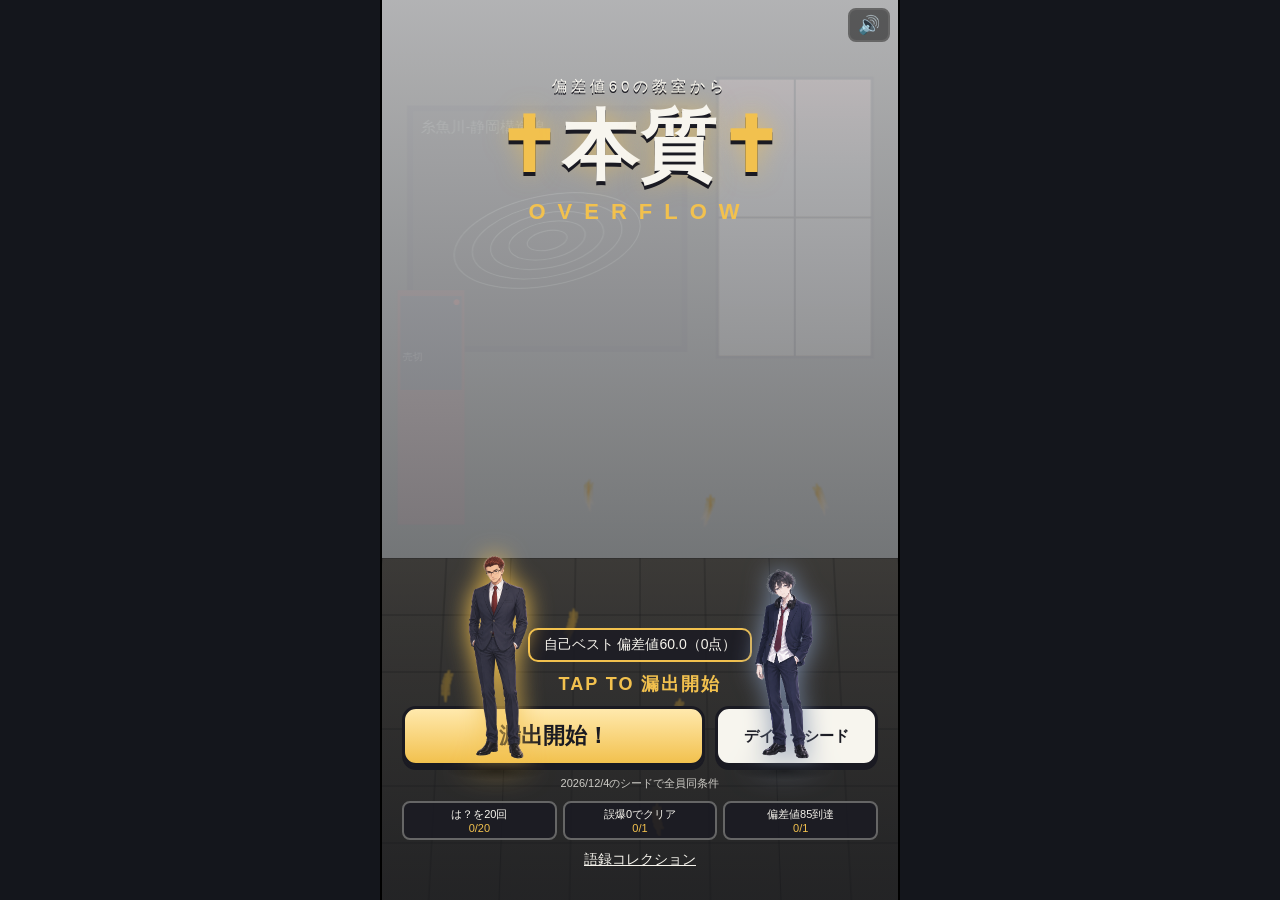
<file: index.html>
<!DOCTYPE html>
<html lang="ja">
<head>
<meta charset="UTF-8">
<meta name="viewport" content="width=device-width, initial-scale=1.0, maximum-scale=1.0, user-scalable=no, viewport-fit=cover">
<meta name="theme-color" content="#3E4A3C">
<title>✝本質✝ OVERFLOW ―偏差値60の教室から―</title>
<link rel="stylesheet" href="styles/main.css">
</head>
<body data-state="BOOT">
<div id="boot-error" class="hidden"></div>

<div id="app">
  <div id="play-area">
    <canvas id="bg-canvas"></canvas>
    <div id="card-layer"></div>
    <canvas id="fx-canvas"></canvas>
    <div id="fx-layer"></div>
    <div id="shockwave"><i class="w1"></i><i class="w2"></i><i class="w3"></i></div>
    <div id="tachie-stage"></div>
    <div id="skill-bubble"></div>
    <div id="slash-trail"></div>

    <!-- HUD -->
    <div id="hud" class="hidden">
      <div id="hud-top">
        <div id="hud-hensachi"><span class="hud-label">偏差値</span><span id="hensachi-num">60.0</span></div>
        <div id="hud-time"><span id="time-left">60.00</span></div>
        <div id="hud-combo"><span class="hud-label">コンボ</span><span id="combo-num">0</span></div>
      </div>
      <div id="hud-sub">
        <span id="mult-num">×1.0</span>
        <span id="score-num">0</span>
      </div>
    </div>

    <!-- 操作 -->
    <div id="controls" class="hidden">
      <button id="btn-kizamu" class="ctl-btn kizamu">✝<span>刻む(Z/←)</span></button>
      <button id="btn-overflow" class="ctl-btn overflow">OVERFLOW 0%</button>
      <button id="btn-hah" class="ctl-btn hah">は？<span>弾く(X/→)</span></button>
    </div>
    <div id="overflow-bar"><div id="overflow-fill"></div></div>

    <!-- タイトル -->
    <div id="title" class="screen">
      <div class="title-logo">
        <span class="t-sub">偏差値60の教室から</span>
        <span class="t-main"><em>✝</em><em>本</em><em>質</em><em>✝</em></span>
        <span class="t-over">OVERFLOW</span>
      </div>
      <div class="title-best">自己ベスト 偏差値<span id="best-hensachi">60.0</span>（<span id="best-score">0</span>点）</div>
      <div class="title-tap">TAP TO 漏出開始</div>
      <div class="title-btns">
        <button id="btn-start" class="big-btn">漏出開始！</button>
        <button id="btn-daily" class="mid-btn">デイリーシード</button>
      </div>
      <div id="daily-seed" class="daily-seed"></div>
      <div id="mission-list" class="mission-list"></div>
      <button id="btn-collection-title" class="link-btn">語録コレクション</button>
    </div>

    <!-- チュートリアル -->
    <div id="tutorial" class="screen hidden"></div>

    <!-- カウントダウン -->
    <div id="countdown" class="screen hidden"></div>

    <!-- リザルト -->
    <div id="result" class="screen hidden">
      <div id="result-cine"></div>
      <div id="result-panel" class="hidden">
        <div class="res-hensachi-row"><span class="hud-label">偏差値</span><span id="res-hensachi">60.0</span></div>
        <div id="res-rank" class="res-rank">非✝本質✝</div>
        <div id="res-best" class="res-best hidden">自己ベスト更新✝</div>
        <div class="res-detail"><span>スコア <b id="res-score">0</b></span><span>最大コンボ <b id="res-combo">0</b></span><span>誤爆 <b id="res-miss">0</b></span></div>
        <div id="res-unlock"></div>
        <div class="res-bbs"><div id="res-text"></div><button id="btn-copy" class="mid-btn">結果をコピー</button></div>
        <div class="res-btns">
          <button id="btn-retry" class="big-btn">もう一回</button>
          <button id="btn-collection" class="mid-btn">語録コレクション</button>
          <button id="btn-totitle" class="link-btn">タイトルへ</button>
        </div>
      </div>
    </div>

    <!-- コレクション -->
    <div id="collection" class="screen hidden">
      <div class="col-head">
        <button id="tab-quotes" class="tab active">語録</button>
        <button id="tab-chars" class="tab">キャラ</button>
        <button id="btn-close-collection" class="tab close">×</button>
      </div>
      <div id="collection-list"></div>
    </div>

    <!-- ミュート -->
    <button id="btn-mute" class="mute">🔊</button>

    <!-- デバッグ -->
    <div id="debug-panel" class="hidden">
      <div>fps:<span id="dbg-fps">60</span> <span id="dbg-state"></span></div>
      <div class="dbg-btns">
        <button id="dbg-fov">hitbox</button>
        <button id="dbg-time">+10s</button>
        <button id="dbg-overflow">OF満タン</button>
        <button id="dbg-max">MAX点</button>
        <button id="dbg-spawn">spawn</button>
      </div>
    </div>
  </div>
</div>

<script type="module" src="src/main.js"></script>
</body>
</html>
</file>
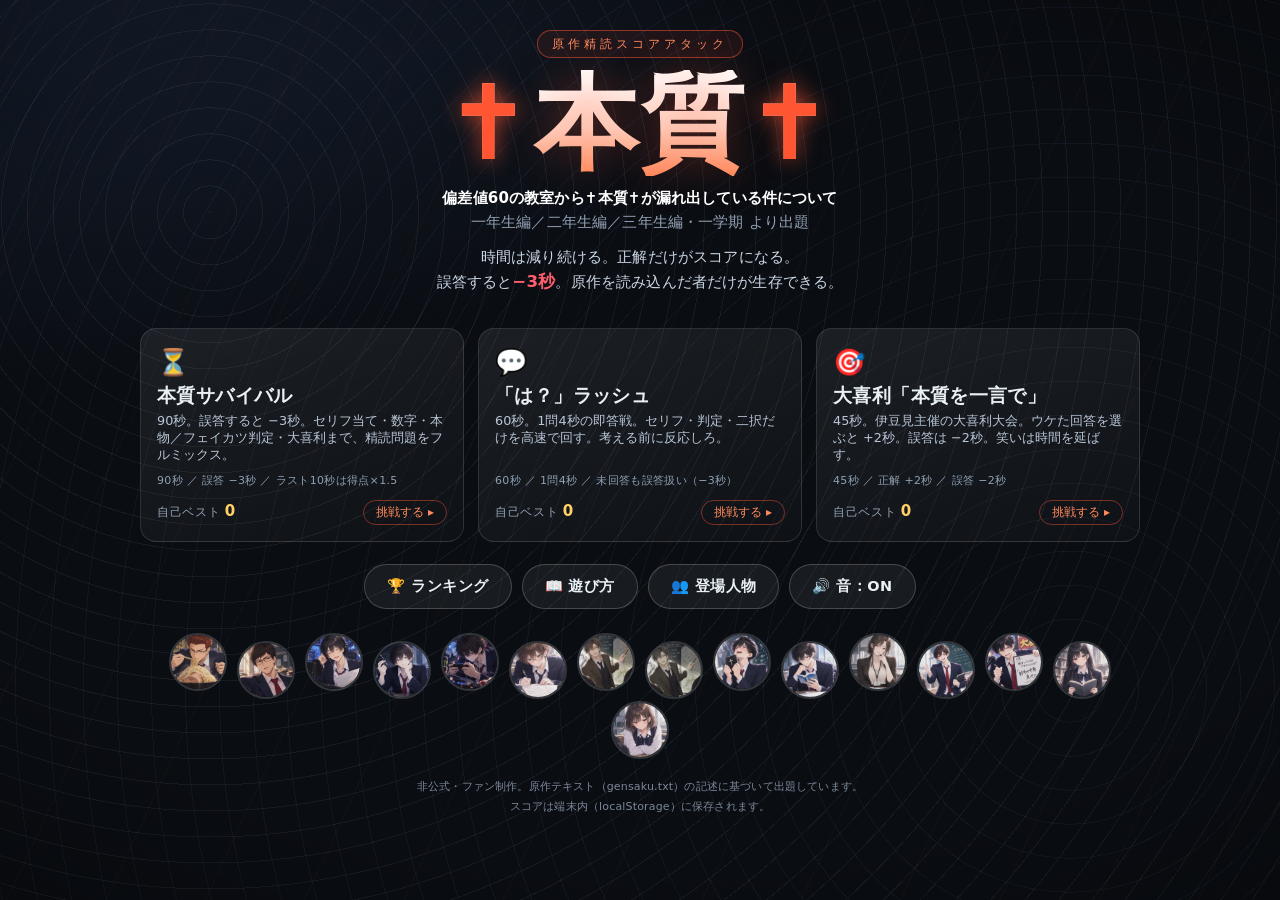
<file: game/index.html>
<!DOCTYPE html>
<html lang="ja">
<head>
<meta charset="utf-8">
<meta name="viewport" content="width=device-width, initial-scale=1.0, viewport-fit=cover">
<title>✝本質✝スコアアタック｜偏差値60の教室から✝本質✝が漏れ出している件について</title>
<meta name="description" content="原作『偏差値60の教室から✝本質✝が漏れ出している件について』を精読してスコアを競う、制限時間つきスコアアタック。">
<link rel="stylesheet" href="css/style.css">
<link rel="icon" href="data:image/svg+xml,<svg xmlns='http://www.w3.org/2000/svg' viewBox='0 0 100 100'><rect width='100' height='100' fill='%230e1116'/><text y='78' x='50' text-anchor='middle' font-size='84' fill='%23ff6b3d'>✝</text></svg>">
</head>
<body>

<div id="bgphoto" aria-hidden="true"></div>
<div id="bgtexture" aria-hidden="true"></div>
<div id="bgmap" aria-hidden="true"></div>
<div id="vignette" aria-hidden="true"></div>

<!-- ============ TITLE ============ -->
<section class="screen active" id="screen-title">
  <div class="wrap">
    <header class="hero">
      <p class="hero-kicker">原作精読スコアアタック</p>
      <h1 class="logo">
        <span class="logo-mark">✝</span>本質<span class="logo-mark">✝</span>
      </h1>
      <p class="hero-sub"><b>偏差値60の教室から✝本質✝が漏れ出している件について</b><br>
        <span class="dim">一年生編／二年生編／三年生編・一学期 より出題</span></p>
      <p class="hero-lead">時間は減り続ける。正解だけがスコアになる。<br>誤答すると<b class="neg">−3秒</b>。原作を読み込んだ者だけが生存できる。</p>
    </header>

    <div class="modes" id="modes"></div>

    <div class="title-actions">
      <button class="btn ghost" data-act="ranking">🏆 ランキング</button>
      <button class="btn ghost" data-act="help">📖 遊び方</button>
      <button class="btn ghost" data-act="cast">👥 登場人物</button>
      <button class="btn ghost" id="btn-sound" data-act="sound">🔊 音：ON</button>
    </div>

    <div class="cast-strip" id="cast-strip" aria-hidden="true"></div>
    <p class="footnote">非公式・ファン制作。原作テキスト（gensaku.txt）の記述に基づいて出題しています。<br>
      スコアは端末内（localStorage）に保存されます。</p>
  </div>
</section>

<!-- ============ COUNTDOWN ============ -->
<section class="screen" id="screen-count">
  <div class="countdown" id="countdown">
    <div class="cd-num" id="cd-num">3</div>
    <div class="cd-mode" id="cd-mode"></div>
    <div class="cd-hint">タップ／クリックで解答　｜　キーボード 1〜4・←→ も可</div>
  </div>
</section>

<!-- ============ PLAY ============ -->
<section class="screen" id="screen-play">
  <div class="play-wrap">

    <div class="hud">
      <div class="hud-row">
        <div class="hud-time" id="hud-time">
          <span class="hud-time-num" id="time-num">90.0</span><span class="hud-time-unit">秒</span>
        </div>
        <div class="hud-score">
          <span class="hud-label">SCORE</span>
          <span class="hud-score-num" id="score-num">0</span>
        </div>
        <div class="hud-combo" id="hud-combo">
          <span class="hud-label">COMBO</span>
          <span class="hud-combo-num" id="combo-num">0</span>
          <span class="hud-mult" id="mult-num">×1.0</span>
        </div>
      </div>
      <div class="timebar"><div class="timebar-fill" id="timebar"></div><div class="timebar-danger" id="timebar-danger"></div></div>
      <div class="hud-row2">
        <span id="q-index">Q1</span>
        <span id="q-type" class="qtype">—</span>
        <span id="q-src" class="src">—</span>
      </div>
    </div>

    <div class="stage" id="stage">
      <div class="qcard" id="qcard">
        <div class="qtag" id="qtag">出題</div>
        <div class="qface" id="qface"></div>
        <div class="qtext" id="qtext"></div>
        <div class="qmeta" id="qmeta"></div>
      </div>

      <div class="options" id="options"></div>

      <div class="feedback" id="feedback">
        <div class="fb-head" id="fb-head"></div>
        <div class="fb-ex" id="fb-ex"></div>
        <div class="fb-src" id="fb-src"></div>
      </div>

      <div class="perma-bar" id="perma-bar"><div class="perma-fill" id="perma-fill"></div></div>
    </div>

    <div class="cast-layer" id="cast-layer"></div>
    <div class="float-layer" id="float-layer" aria-hidden="true"></div>
    <div class="fx-layer" id="fx-layer" aria-hidden="true"></div>
    <div class="broadcast" id="broadcast" aria-hidden="true">
      <div class="bc-face"></div>
      <div class="bc-body">
        <div class="bc-title">✝本質✝募集所 より</div>
        <div class="bc-text"></div>
        <div class="bc-read"></div>
      </div>
    </div>
    <div class="toast" id="toast"></div>
  </div>
</section>

<!-- ============ RESULT ============ -->
<section class="screen" id="screen-result">
  <div class="wrap result-wrap">
    <div class="res-rank" id="res-rank">
      <div class="res-badge">称号</div>
      <div class="res-title" id="res-title">—</div>
      <div class="res-score" id="res-score">0</div>
      <div class="res-best" id="res-best"></div>
    </div>
    <div class="res-comment">
      <img class="res-face" id="res-face" alt="">
      <div class="bubble" id="res-line"></div>
    </div>
    <div class="res-stats" id="res-stats"></div>
    <div class="res-review" id="res-review"></div>
    <div class="res-register" id="res-register">
      <label>名前を入れてランキング登録</label>
      <div class="reg-row">
        <input id="reg-name" maxlength="12" placeholder="名無しの地形図好き">
        <button class="btn" data-act="save">登録</button>
      </div>
    </div>
    <div class="res-actions">
      <button class="btn" data-act="retry">もう一度（R）</button>
      <button class="btn ghost" data-act="ranking">🏆 ランキング</button>
      <button class="btn ghost" data-act="title">タイトルへ（Esc）</button>
    </div>
  </div>
</section>

<!-- ============ RANKING ============ -->
<section class="screen" id="screen-ranking">
  <div class="wrap">
    <h2 class="scr-title">🏆 スコアランキング</h2>
    <div class="tabs" id="rank-tabs"></div>
    <div id="rank-body" class="rank-body"></div>
    <div class="res-actions">
      <button class="btn ghost" data-act="title">もどる（Esc）</button>
      <button class="btn ghost danger" data-act="clear">記録を消す</button>
    </div>
  </div>
</section>

<!-- ============ HELP ============ -->
<section class="screen" id="screen-help">
  <div class="wrap">
    <h2 class="scr-title">📖 遊び方</h2>
    <div class="help-body">
      <h3>基本</h3>
      <ul>
        <li>画面に出る問題に、タップ／クリック／キーボード（1〜4、←→）で即答する<b>制限時間つきスコアアタック</b>です。</li>
        <li>時間は止まりません。<b>誤答すると −3秒</b>。時間が0になった時点で終了。</li>
        <li>解答後の解説表示中だけ、時間が止まります（精読ポイントを読む時間）。</li>
      </ul>
      <h3>スコア</h3>
      <ul>
        <li>基本点 = 難易度（100 / 200 / 300点）。</li>
        <li><b>速さボーナス</b>：早く答えるほど最大 +50%。</li>
        <li><b>コンボ倍率</b>：連続正解で ×1.0 → ×3.0 まで上昇。誤答でリセット。</li>
        <li><b>ラストスパート</b>：残り10秒を切ると全得点 ×1.5。</li>
        <li>8問ごとに「本質配信」演出が挟まり、休憩＆+250点。</li>
      </ul>
      <h3>モード</h3>
      <ul>
        <li><b>本質サバイバル</b>：90秒。誤答 −3秒。全タイプの精読問題。</li>
        <li><b>「は？」ラッシュ</b>：60秒。1問4秒の即答戦。速さで殴り合う。</li>
        <li><b>大喜利</b>：45秒。正解すると +2秒、誤答 −2秒。ウケた回答を選べ。</li>
      </ul>
      <h3>出題について</h3>
      <p class="dim">原作（gensaku.txt 全4021行）の記述から作成した123問超のデータベースを使用。セリフ当て・数字当て・本物／フェイカツ判定などをランダムに出題します。「〜じゃない」問題では、<b>原作に実在する発言かどうか</b>が判定基準です。</p>
    </div>
    <div class="res-actions"><button class="btn ghost" data-act="title">もどる（Esc）</button></div>
  </div>
</section>

<!-- ============ CAST ============ -->
<section class="screen" id="screen-cast">
  <div class="wrap">
    <h2 class="scr-title">👥 登場人物</h2>
    <div class="cast-grid" id="cast-grid"></div>
    <div class="res-actions"><button class="btn ghost" data-act="title">もどる（Esc）</button></div>
  </div>
</section>

<script src="js/data.js"></script>
<script src="js/audio.js"></script>
<script src="js/game.js"></script>
</body>
</html>
</file>
<file: styles/main.css>
/* ============================================================
   ✝本質✝ OVERFLOW — メインスタイル
   配色: 教室緑 #3E4A3C / 蛍光灯白 #F7F5EE / ✝金 #F2C14E /
         えんじ #8C2F3A / 内進紺 #22355B / 影 #1A1A22
   ============================================================ */
:root {
  --green: #3E4A3C;
  --paper: #F7F5EE;
  --gold: #F2C14E;
  --enge: #8C2F3A;
  --navy: #22355B;
  --ink: #1A1A22;
  --sat-safe-b: env(safe-area-inset-bottom, 0px);
}
* { box-sizing: border-box; -webkit-tap-highlight-color: transparent; }
html, body {
  margin: 0; padding: 0; height: 100%;
  background: #14161c; color: var(--paper);
  font-family: "Hiragino Maru Gothic ProN", "Hiragino Sans", "Noto Sans JP", sans-serif;
  overscroll-behavior: none;
  touch-action: manipulation;
  user-select: none; -webkit-user-select: none;
}
.hidden { display: none !important; }
#boot-error {
  position: fixed; z-index: 999; top: 8px; left: 8px; right: 8px;
  background: #8C2F3A; color: #fff; padding: 8px; border-radius: 8px; font-size: 13px;
}

#app { display: flex; justify-content: center; height: 100vh; height: 100dvh; }
#play-area {
  position: relative; width: 100%; max-width: 520px; height: 100vh; height: 100dvh;
  overflow: hidden; background: var(--green);
  touch-action: none;
}
#bg-canvas { position: absolute; inset: 0; width: 100%; height: 100%; }
#fx-canvas { position: absolute; inset: 0; width: 100%; height: 100%; pointer-events: none; }
#card-layer { position: absolute; inset: 0; }
#card-layer.hitbox .card { outline: 2px dashed #0f0; }
#fx-layer { position: absolute; inset: 0; pointer-events: none; overflow: hidden; }
#slash-trail { position: absolute; inset: 0; pointer-events: none; opacity: 0; }

/* 照明落ち */
#play-area.lights-out::after {
  content: ""; position: absolute; inset: 0; background: rgba(10,10,18,0.55); pointer-events: none;
}
/* 誤爆モノクロ */
#play-area.mono #card-layer, #play-area.mono #bg-canvas { filter: grayscale(1); }
/* 等高線モード */
#play-area.contour #card-layer { filter: hue-rotate(30deg) saturate(1.3); }
/* 砂糖ゴールド */
#play-area.sato-gold .card-paper { box-shadow: 0 0 18px rgba(242,193,78,0.8) !important; }

/* ============ カード ============ */
.card {
  position: absolute; left: 0; top: 0; width: min(72vw, 320px);
  will-change: transform; pointer-events: auto; cursor: pointer;
}
.card-paper {
  position: relative; background: var(--paper); color: var(--ink);
  border: 3px solid var(--ink); border-radius: 10px;
  padding: 12px 14px 12px; font-weight: bold;
  font-size: clamp(15px, 4.2vw, 19px); line-height: 1.35; text-align: center;
  box-shadow: 0 2px 0 var(--ink), 0 6px 14px rgba(0,0,0,0.35);
}
/* 紙の厚み */
.card-paper::after {
  content: ""; position: absolute; left: 6px; right: 6px; bottom: -6px; height: 5px;
  background: #d8d2c0; border: 2px solid var(--ink); border-top: none;
  border-radius: 0 0 6px 6px; z-index: -1;
}
/* ✝本質✝:金の発光+角の✝ */
.type-honshitsu .card-paper {
  border-color: var(--ink);
  box-shadow: 0 2px 0 var(--ink), 0 0 16px rgba(242,193,78,0.85), 0 6px 14px rgba(0,0,0,0.35);
}
.type-honshitsu .card-cross { display: block; }
.card-cross {
  display: none; position: absolute; top: -12px; right: -8px;
  color: var(--gold); font-size: 26px; font-weight: 900;
  text-shadow: 0 0 6px rgba(242,193,78,0.9), -1px -1px 0 var(--ink), 1px 1px 0 var(--ink);
}
/* 亜✝本質✝:発光なし・灰縁・滲み */
.type-a_honshitsu .card-paper {
  border-color: #8a8a8a; color: #555;
  box-shadow: 0 2px 0 #666, 0 6px 10px rgba(0,0,0,0.3);
}
.type-a_honshitsu .card-text { filter: blur(0.4px); opacity: 0.85; }
/* ノイズ:赤茶スクショ風・角丸・硬い影 */
.type-noise .card-paper {
  background: #7a3b2e; color: #ffe9d2; border-radius: 14px;
  box-shadow: 4px 4px 0 var(--ink);
}
.type-noise .card-paper::after { display: none; }
.noise-head {
  font-size: 11px; background: #4a1f18; border-radius: 6px;
  padding: 2px 8px; margin-bottom: 6px; letter-spacing: 2px;
}
.noise-body { font-size: 0.95em; }
/* フェイカツ:金光あり・✝反転・フォント違い */
.type-fake_katsu .card-paper {
  box-shadow: 0 2px 0 var(--ink), 0 0 16px rgba(242,193,78,0.85), 0 6px 14px rgba(0,0,0,0.35);
  font-family: "Hiragino Mincho ProN", serif;
}
.type-fake_katsu .card-cross { display: block; transform: scaleY(-1); color: #d8a93a; }
/* レア系 */
.type-corn .card-paper, .type-ring .card-paper, .type-english .card-paper {
  background: linear-gradient(160deg, #fff8e2, #ffe9ad);
  box-shadow: 0 2px 0 var(--ink), 0 0 22px rgba(242,193,78,1), 0 6px 14px rgba(0,0,0,0.35);
}
.type-corn .card-cross, .type-ring .card-cross, .type-english .card-cross { display: block; }
.rare-can { font-size: 40px; filter: drop-shadow(0 3px 2px rgba(0,0,0,0.4)); }
.rare-ring { font-size: 40px; filter: drop-shadow(0 0 8px #D96C8A); }
.rare-label { font-size: 13px; color: var(--enge); margin-top: 4px; }
.en-text { font-family: Georgia, serif; font-style: italic; }
.type-gen.card { width: min(84vw, 380px); }
.type-gen .card-paper {
  background: linear-gradient(160deg, #fff8e2, #f5d67a);
  box-shadow: 0 2px 0 var(--ink), 0 0 30px rgba(242,193,78,1);
}
.type-gen .card-cross { display: block; font-size: 34px; }
.gen-title { font-size: 26px; color: var(--enge); }
.gen-sub { font-size: 14px; margin-top: 4px; }
.card-hp { color: var(--enge); letter-spacing: 4px; margin-top: 4px; }
/* シュレディンガー */
.type-schro .card-paper { background: rgba(247,245,238,0.92); }
.schro-a, .schro-b {
  position: relative; opacity: 0.75; font-size: 0.85em;
}
.schro-b { margin-top: -1.2em; transform: translate(6px, 6px); color: var(--enge); }
.card-badge {
  position: absolute; top: -14px; left: -10px; min-width: 28px; height: 28px;
  background: var(--navy); color: #fff; border: 2px solid var(--ink);
  border-radius: 50%; font-size: 16px; line-height: 24px; text-align: center;
}
.card-badge:empty { display: none; }
/* ターゲットリング */
.card.target .card-paper { outline: 3px solid var(--gold); outline-offset: 3px; }
.card.target::before {
  content: "▼"; position: absolute; top: -26px; left: 50%; transform: translateX(-50%);
  color: var(--gold); font-size: 18px; text-shadow: 0 0 6px var(--gold);
  animation: bob 0.5s ease-in-out infinite alternate;
}
@keyframes bob { from { transform: translateX(-50%) translateY(0); } to { transform: translateX(-50%) translateY(4px); } }
/* 判定後 */
.card.judged-good { transition: transform 0.18s, opacity 0.18s; opacity: 0; }
.card.judged-bad { transition: transform 0.18s, opacity 0.18s; opacity: 0; filter: grayscale(1); }
.card.frozen { animation-play-state: paused !important; }
.card.falling { animation: cardfall 0.85s ease-in forwards; }
@keyframes cardfall {
  to { transform: translate(calc(var(--drop-dx, 0px)), 110vh) rotate(var(--drop-rot, 40deg)) !important; opacity: 0.9; }
}

/* ✝一筆書き(0.12秒・先端太・終端滲み) */
.carve { position: absolute; inset: -8px; pointer-events: none; opacity: 0; }
.carve.play { opacity: 1; }
.carve i { position: absolute; background: var(--ink); border-radius: 3px; box-shadow: 0 0 6px rgba(26,26,34,0.6); }
.carve .v { left: 50%; top: 4%; width: 7px; height: 92%; transform: translateX(-50%) scaleY(0); transform-origin: top; }
.carve .h { top: 30%; left: 12%; height: 7px; width: 76%; transform: scaleX(0); transform-origin: left; }
.carve.play .v { animation: carveV var(--carve-t, 0.12s) ease-out forwards; }
.carve.play .h { animation: carveH var(--carve-t, 0.12s) ease-out 0.05s forwards; }
@keyframes carveV { 0% { transform: translateX(-50%) scaleY(0); } 60% { transform: translateX(-50%) scaleY(1.06); } 100% { transform: translateX(-50%) scaleY(1); filter: blur(0.6px); } }
@keyframes carveH { 0% { transform: scaleX(0); } 60% { transform: scaleX(1.06); } 100% { transform: scaleX(1); filter: blur(0.6px); } }
/* は？スタンプ */
.hah-stamp {
  position: absolute; top: 50%; left: 50%; transform: translate(-50%,-50%) scale(3) rotate(-12deg);
  background: var(--enge); color: #fff; font-size: 30px; font-weight: 900;
  padding: 6px 18px; border: 3px solid #fff; border-radius: 12px;
  opacity: 0; pointer-events: none; white-space: nowrap;
}
.hah-stamp.play { animation: hahIn 0.3s cubic-bezier(0.2, 2.4, 0.4, 1) forwards; }
@keyframes hahIn {
  0% { opacity: 1; transform: translate(-50%,-50%) scale(3) rotate(-12deg); }
  50% { opacity: 1; transform: translate(-50%,-50%) scale(0.9) rotate(-12deg); }
  100% { opacity: 1; transform: translate(-50%,-50%) scale(1) rotate(-12deg); }
}

/* ============ HUD ============ */
#hud { position: absolute; top: 0; left: 0; right: 0; padding: calc(8px + env(safe-area-inset-top, 0px)) 10px 0; pointer-events: none; z-index: 5; }
#hud-top { display: flex; justify-content: space-between; align-items: flex-start; }
#hud-hensachi, #hud-combo {
  display: flex; flex-direction: column; align-items: center;
  background: rgba(26,26,34,0.72); border: 2px solid var(--gold); border-radius: 10px;
  padding: 4px 10px; min-width: 86px;
}
.hud-label { font-size: 11px; color: var(--gold); letter-spacing: 2px; }
#hensachi-num { font-size: 30px; font-weight: 900; color: #fff; font-variant-numeric: tabular-nums; }
#hud-time {
  background: rgba(26,26,34,0.72); border: 3px solid var(--paper); border-radius: 12px;
  padding: 2px 16px;
}
#time-left { font-size: 34px; font-weight: 900; font-variant-numeric: tabular-nums; }
#time-left.danger { color: #ff6b6b; animation: pulse 0.5s infinite alternate; }
@keyframes pulse { from { transform: scale(1); } to { transform: scale(1.08); } }
#combo-num { font-size: 30px; font-weight: 900; color: #fff; display: inline-block; }
#combo-num.pop { animation: rubber 0.25s ease-out; }
@keyframes rubber { 0% { transform: scaleY(1.6) scaleX(0.7); } 60% { transform: scaleY(0.8) scaleX(1.2); } 100% { transform: scale(1); } }
#hud-sub { display: flex; justify-content: space-between; padding: 4px 6px; font-size: 14px; text-shadow: 0 1px 2px #000; }
#hud.guarded #hud-combo { border-color: #7CFC00; box-shadow: 0 0 12px #7CFC00; }

/* ============ 操作 ============ */
#controls {
  position: absolute; left: 0; right: 0; bottom: calc(14px + var(--sat-safe-b));
  display: flex; gap: 8px; padding: 0 10px; z-index: 6;
}
.ctl-btn {
  flex: 1; border: 3px solid var(--ink); border-radius: 14px;
  font-size: 26px; font-weight: 900; padding: 12px 4px 8px;
  display: flex; flex-direction: column; align-items: center; cursor: pointer;
  box-shadow: 0 4px 0 var(--ink);
}
.ctl-btn:active { transform: translateY(3px); box-shadow: 0 1px 0 var(--ink); }
.ctl-btn span { font-size: 11px; font-weight: normal; }
.ctl-btn.kizamu { background: linear-gradient(180deg, #ffe9ad, var(--gold)); color: var(--ink); }
.ctl-btn.hah { background: linear-gradient(180deg, #d96c7a, var(--enge)); color: #fff; }
.ctl-btn.overflow {
  flex: 1.2; background: #3a3f4a; color: #888; font-size: 15px; justify-content: center;
}
.ctl-btn.overflow.ready {
  background: linear-gradient(180deg, #fff3c4, var(--gold)); color: var(--ink);
  animation: pulse 0.5s infinite alternate;
}
.ctl-btn.overflow.active { background: linear-gradient(180deg, #c9a0ff, #8E6CC9); color: #fff; }
#overflow-bar { position: absolute; left: 10px; right: 10px; bottom: calc(96px + var(--sat-safe-b)); height: 10px; background: rgba(0,0,0,0.5); border-radius: 6px; border: 2px solid var(--ink); z-index: 6; pointer-events: none; }
body:not([data-state="PLAY"]):not([data-state="OVERFLOW"]) #overflow-bar { display: none; }
#collection, #collection-list, #result-panel { touch-action: pan-y; }
#overflow-fill { height: 100%; width: 0%; border-radius: 4px; background: linear-gradient(90deg, #8E6CC9, var(--gold)); transition: width 0.15s; }

/* ============ 演出 ============ */
.float-text {
  position: absolute; transform: translate(-50%, -50%);
  font-size: 20px; font-weight: 900; color: #fff;
  text-shadow: 0 0 8px var(--gold), 0 2px 0 var(--ink);
  animation: floatUp 1s ease-out forwards; white-space: nowrap;
}
.float-text.gold { color: var(--gold); font-size: 24px; }
.float-text.bad { color: #ff6b6b; text-shadow: 0 0 8px #800, 0 2px 0 var(--ink); }
@keyframes floatUp { 0% { opacity: 0; margin-top: 10px; } 15% { opacity: 1; } 100% { opacity: 0; margin-top: -50px; } }
.center-flash {
  position: absolute; top: 38%; left: 50%; transform: translate(-50%,-50%) scale(1);
  font-size: 26px; font-weight: 900; color: var(--gold); white-space: nowrap;
  text-shadow: 0 0 16px rgba(242,193,78,0.9), 0 3px 0 var(--ink);
  animation: cflash 0.4s cubic-bezier(0.2, 2, 0.4, 1);
}
.center-flash.rei { color: #cfe3ff; text-shadow: 0 0 16px #4E7AC9, 0 3px 0 var(--ink); }
.center-flash.out { opacity: 0; transition: opacity 0.4s; }
@keyframes cflash { from { transform: translate(-50%,-50%) scale(2.4); opacity: 0; } to { transform: translate(-50%,-50%) scale(1); opacity: 1; } }
.big-hah {
  position: absolute; top: 34%; left: 50%;
  transform: translate(-50%,-50%) rotate(-10deg);
  font-size: 84px; font-weight: 900; color: #fff;
  background: var(--enge); border: 5px solid #fff; border-radius: 20px; padding: 4px 30px;
  animation: bigHah 0.35s cubic-bezier(0.2, 2.2, 0.4, 1) forwards;
  pointer-events: none;
}
@keyframes bigHah {
  0% { transform: translate(-50%,-50%) scale(3) rotate(-10deg); opacity: 0; }
  40% { transform: translate(-50%,-50%) scale(0.92) rotate(-10deg); opacity: 1; }
  60% { transform: translate(-50%,-50%) scale(1.04) rotate(-10deg); opacity: 1; }
  80%, 100% { transform: translate(-50%,-50%) scale(1) rotate(-10deg); opacity: 0; }
}
#shockwave { position: absolute; inset: 0; pointer-events: none; display: none; }
#shockwave.play { display: block; }
#shockwave i {
  position: absolute; top: 50%; left: 50%; border-radius: 50%;
  transform: translate(-50%,-50%) scale(0);
}
#shockwave.play i { animation: shock 0.9s ease-out forwards; }
#shockwave .w1 { width: 60vmin; height: 60vmin; border: 26px solid rgba(242,193,78,0.25); }
#shockwave .w2 { width: 60vmin; height: 60vmin; border: 10px solid rgba(247,245,238,0.4); animation-delay: 0.08s !important; }
#shockwave .w3 { width: 60vmin; height: 60vmin; border: 3px solid rgba(255,255,255,0.9); animation-delay: 0.16s !important; }
@keyframes shock { to { transform: translate(-50%,-50%) scale(2.6); opacity: 0; } }
/* OVERFLOW中の光 */
#play-area.overflowing::before {
  content: ""; position: absolute; inset: -20%; pointer-events: none; z-index: 4;
  background:
    conic-gradient(from 0deg at 50% 50%, transparent 0deg, rgba(242,193,78,0.18) 20deg, transparent 40deg, transparent 90deg, rgba(142,108,201,0.15) 130deg, transparent 170deg, transparent 240deg, rgba(242,193,78,0.14) 280deg, transparent 320deg);
  animation: spin 6s linear infinite;
}
@keyframes spin { to { transform: rotate(360deg); } }

/* ============ 立ち絵 ============ */
#tachie-stage { position: absolute; inset: 0; pointer-events: none; z-index: 11; overflow: hidden; }
.tachie {
  position: absolute; bottom: 110px; left: 50%; width: min(56vw, 240px);
  transform: translateX(-50%) translateY(120%); transition: transform 0.35s cubic-bezier(0.2, 1.6, 0.4, 1);
  filter: drop-shadow(0 0 12px var(--rim, #F2C14E));
  animation: breathe 2.2s ease-in-out infinite;
}
.tachie.enter { transform: translateX(-50%) translateY(0); }
.tachie.enter:active { transform: translateX(-50%) translateY(0) scaleY(0.96); }
.tachie.leave { transform: translateX(-50%) translateY(130%); transition: transform 0.3s ease-in; opacity: 0; }
.tachie.side-left { left: 22%; }
.tachie.side-right { left: 78%; }
.tachie.mini { width: min(34vw, 140px); bottom: 120px; }
.tachie img { width: 100%; display: block; }
@keyframes breathe {
  0%, 100% { margin-bottom: 0; rotate: -0.6deg; scale: 1; }
  50% { margin-bottom: 4px; rotate: 0.6deg; scale: 1.015; }
}
.tachie-shadow {
  height: 18px; margin: 0 15%; border-radius: 50%;
  background: radial-gradient(ellipse at center, rgba(0,0,0,0.45), transparent 70%);
}
.silhouette { text-align: center; padding: 20px 0 8px; }
.sil-body {
  width: 120px; height: 160px; margin: 0 auto; border-radius: 60px 60px 12px 12px;
  background: linear-gradient(180deg, var(--c, #888), #222);
  color: #fff; font-size: 60px; line-height: 160px;
}
.sil-name { margin-top: 6px; font-weight: bold; }
#skill-bubble { position: absolute; top: 22%; left: 0; right: 0; z-index: 8; pointer-events: none; display: flex; justify-content: center; }
.skill-bubble {
  background: var(--paper); color: var(--ink); border: 3px solid var(--ink); border-radius: 14px;
  padding: 8px 16px; fontpx 16px; font-weight: bold; font-size: 17px;
  box-shadow: 0 4px 0 var(--ink); border-left: 8px solid var(--c, var(--gold));
  display: flex; gap: 8px; align-items: baseline; max-width: 88%;
}
.skill-bubble.pop { animation: cflash 0.3s cubic-bezier(0.2, 2, 0.4, 1); }
.skill-bubble.fade { opacity: 0; transition: opacity 0.4s; }
.skill-name { font-size: 12px; color: var(--c, var(--gold)); background: var(--ink); padding: 1px 8px; border-radius: 8px; white-space: nowrap; }
.mini-hah {
  position: absolute; right: 14px; bottom: calc(16px + var(--sat-safe-b));
  background: var(--paper); color: var(--ink); border: 2px solid var(--ink); border-radius: 10px;
  padding: 2px 10px; font-weight: bold; font-size: 15px; z-index: 20;
  animation: cflash 0.3s;
}
#terachi-fx {
  position: absolute; right: 4px; bottom: 170px; width: 84px; z-index: 6; pointer-events: none;
  animation: breathe 2s ease-in-out infinite;
}
#terachi-fx img { width: 100%; display: block; }
.terachi-paper {
  background: var(--paper); color: var(--ink); border: 2px solid var(--ink);
  font-size: 12px; font-weight: bold; text-align: center; margin-top: 2px;
}

/* ============ スクリーン共通 ============ */
.screen { position: absolute; inset: 0; z-index: 10; display: flex; flex-direction: column; align-items: center; justify-content: center; gap: 10px; padding: 20px; }
#title { background: linear-gradient(180deg, rgba(20,22,28,0.25), rgba(20,22,28,0.72)); justify-content: flex-end; padding-bottom: calc(30px + var(--sat-safe-b)); }
.title-logo { text-align: center; margin-bottom: auto; margin-top: 12%; }
.t-sub { display: block; font-size: 15px; letter-spacing: 4px; color: var(--paper); text-shadow: 0 2px 0 var(--ink); animation: drop 0.5s 0.1s cubic-bezier(0.2,1.6,0.4,1) backwards; }
.t-main { display: block; font-size: clamp(52px, 15vw, 76px); font-weight: 900; letter-spacing: 2px; }
.t-main em { display: inline-block; font-style: normal; animation: drop 0.5s cubic-bezier(0.2,1.6,0.4,1) backwards; text-shadow: 0 4px 0 var(--ink), 0 0 24px rgba(242,193,78,0.6); }
.t-main em:nth-child(1) { color: var(--gold); animation-delay: 0.55s; }
.t-main em:nth-child(2) { animation-delay: 0.2s; }
.t-main em:nth-child(3) { animation-delay: 0.3s; }
.t-main em:nth-child(4) { color: var(--gold); animation-delay: 0.4s; }
@keyframes drop { from { transform: translateY(-120px); opacity: 0; } to { transform: none; opacity: 1; } }
.t-over { display: block; font-size: 22px; letter-spacing: 12px; color: var(--gold); font-weight: 900; animation: drop 0.5s 0.7s cubic-bezier(0.2,1.6,0.4,1) backwards; }
.title-best { background: rgba(26,26,34,0.8); border: 2px solid var(--gold); border-radius: 10px; padding: 6px 14px; font-size: 14px; }
.title-tap { font-size: 18px; font-weight: 900; color: var(--gold); animation: pulse 0.8s infinite alternate; letter-spacing: 2px; }
.title-btns { display: flex; gap: 10px; width: 100%; }
.big-btn {
  flex: 2; background: linear-gradient(180deg, #ffe9ad, var(--gold)); color: var(--ink);
  border: 3px solid var(--ink); border-radius: 14px; font-size: 22px; font-weight: 900;
  padding: 12px; cursor: pointer; box-shadow: 0 4px 0 var(--ink);
}
.big-btn:active { transform: translateY(3px); box-shadow: none; }
.mid-btn {
  flex: 1; background: var(--paper); color: var(--ink);
  border: 3px solid var(--ink); border-radius: 14px; font-size: 15px; font-weight: bold;
  padding: 10px; cursor: pointer; box-shadow: 0 4px 0 var(--ink);
}
.mid-btn:active { transform: translateY(3px); box-shadow: none; }
.link-btn { background: none; border: none; color: var(--paper); text-decoration: underline; font-size: 14px; cursor: pointer; }
.daily-seed { font-size: 11px; opacity: 0.8; }
.mission-list { display: flex; gap: 6px; width: 100%; }
.mission {
  flex: 1; background: rgba(26,26,34,0.8); border: 2px solid #666; border-radius: 8px;
  padding: 4px 6px; font-size: 11px; text-align: center;
}
.mission.done { border-color: var(--gold); }
.mission .m-prog { display: block; color: var(--gold); }

/* チュートリアル */
#tutorial { background: rgba(20,22,28,0.55); justify-content: center; }
.tut-card {
  position: relative; background: var(--paper); color: var(--ink);
  border: 3px solid var(--ink); border-radius: 10px; padding: 14px 22px;
  font-weight: bold; font-size: 18px; width: min(72vw, 300px); text-align: center;
}
.tut-hon { box-shadow: 0 0 16px rgba(242,193,78,0.85); margin-bottom: 8px; }
.tut-noise { background: #7a3b2e; color: #ffe9d2; border-radius: 14px; margin-top: 8px; }
.tut-finger { font-size: 34px; animation: fingerMove 2.6s ease-in-out infinite; height: 40px; }
@keyframes fingerMove { 0%, 30% { transform: translateY(-30px); } 60%, 100% { transform: translateY(50px); } }
.tut-btns { display: flex; gap: 10px; margin-top: 16px; }
.tut-btn { border: 3px solid var(--ink); border-radius: 12px; padding: 8px 22px; font-weight: 900; font-size: 20px; }
.tut-k { background: var(--gold); color: var(--ink); }
.tut-h { background: var(--enge); color: #fff; }

/* カウントダウン */
#countdown { background: transparent; pointer-events: auto; }
.cd-paper {
  background: var(--paper); border: 4px solid var(--ink); border-radius: 6px;
  width: min(52vw, 220px); height: min(52vw, 220px);
  display: flex; align-items: center; justify-content: center;
  box-shadow: 0 8px 24px rgba(0,0,0,0.5); transform: rotate(-3deg);
}
.cd-num { font-size: 110px; font-weight: 900; color: var(--ink); font-family: "Hiragino Maru Gothic ProN", sans-serif; }
.cd-num.write { animation: write 0.45s ease-out; }
@keyframes write { from { clip-path: inset(0 100% 0 0); transform: scale(1.3) rotate(6deg); } to { clip-path: inset(0 0 0 0); transform: none; } }

/* リザルト */
#result { background: rgba(20,22,28,0.82); justify-content: center; }
#result-cine { display: flex; flex-direction: column; align-items: center; gap: 14px; }
.cine-telop { font-size: 40px; font-weight: 900; letter-spacing: 8px; animation: cflash 0.4s; }
.cine-terachi { display: flex; align-items: flex-end; gap: 8px; }
.cine-terachi img { width: 120px; }
.cine-paper { background: var(--paper); border: 3px solid var(--ink); min-width: 170px; min-height: 90px; display: flex; align-items: center; justify-content: center; transform: rotate(2deg); }
.cine-hand { font-size: 52px; font-weight: 900; color: var(--ink); font-family: "Hiragino Maru Gothic ProN", sans-serif; }
.cine-score { font-size: 72px; font-weight: 900; font-variant-numeric: tabular-nums; text-shadow: 0 0 24px rgba(242,193,78,0.7); }
.cine-stamp {
  font-size: 34px; font-weight: 900; color: #fff; background: var(--enge);
  border: 4px solid #fff; border-radius: 14px; padding: 6px 26px;
  opacity: 0; transform: rotate(-14deg) scale(2.4);
}
.cine-stamp.stamp-in { animation: stampIn 0.45s cubic-bezier(0.2, 2, 0.4, 1) forwards; }
@keyframes stampIn { to { opacity: 1; transform: rotate(-14deg) scale(1); filter: blur(0.4px); } }
.cross-fill {
  position: absolute; inset: 0; display: flex; flex-wrap: wrap; overflow: hidden;
  font-size: 40px; color: var(--gold); opacity: 0.9; line-height: 1;
  align-content: center; justify-content: center; pointer-events: none;
}
.cross-fill.fade { opacity: 0; transition: opacity 0.8s; }
#result-panel { display: flex; flex-direction: column; align-items: center; gap: 8px; width: 100%; max-height: 100%; overflow-y: auto; }
.res-hensachi-row { display: flex; align-items: baseline; gap: 10px; }
#res-hensachi { font-size: 64px; font-weight: 900; font-variant-numeric: tabular-nums; }
.res-rank { font-size: 30px; font-weight: 900; background: var(--enge); border: 3px solid #fff; border-radius: 12px; padding: 4px 22px; transform: rotate(-4deg); }
/* ランク別背景 */
#result.rank-hi { background: rgba(60,60,66,0.9); }
#result.rank-ahon { background: rgba(70,60,60,0.9); }
#result.rank-hon { background: radial-gradient(ellipse at center, rgba(120,90,20,0.9), rgba(20,22,28,0.92)); }
#result.rank-gen { background: linear-gradient(180deg, #5A4A3C, #3E3229); }
#result.rank-rei { background: linear-gradient(180deg, #16224a, #0B1026); }
#result.rank-pregen, #result.rank-cross { background: linear-gradient(180deg, #1B2A4A, #0B1026); }
/* 最高ランク:主役だけ残す */
#result-panel.grand .res-detail, #result-panel.grand #res-unlock, #result-panel.grand .res-bbs { display: none; }
#result-panel.grand #res-hensachi { font-size: 96px; }
.res-best { background: var(--gold); color: var(--ink); font-weight: 900; padding: 4px 16px; border-radius: 10px; animation: pulse 0.6s infinite alternate; }
.res-detail { display: flex; gap: 12px; font-size: 13px; background: rgba(0,0,0,0.5); padding: 6px 12px; border-radius: 8px; }
#res-unlock { font-size: 13px; max-width: 100%; }
.res-unlock-title { color: var(--gold); font-weight: bold; }
.res-unlock-item span { display: block; font-size: 11px; opacity: 0.8; }
.res-bbs { background: #f5f0e0; color: #222; border-radius: 8px; padding: 8px 10px; font-size: 13px; width: 100%; }
.res-bbs .mid-btn { margin-top: 6px; width: 100%; font-size: 13px; padding: 6px; }
.res-btns { display: flex; gap: 8px; width: 100%; align-items: center; }
.res-btns .big-btn { font-size: 18px; }

/* コレクション */
#collection { background: rgba(14,16,22,0.97); justify-content: flex-start; padding-top: 60px; }
.col-head { display: flex; gap: 8px; width: 100%; }
.tab { flex: 1; background: #333; color: #fff; border: 2px solid #666; border-radius: 8px; padding: 8px; font-size: 15px; font-weight: bold; cursor: pointer; }
.tab.active { background: var(--gold); color: var(--ink); border-color: var(--ink); }
.tab.close { flex: 0 0 48px; }
#collection-list { width: 100%; overflow-y: auto; display: flex; flex-direction: column; gap: 6px; padding-bottom: 20px; }
.col-count { text-align: center; color: var(--gold); font-size: 13px; }
.col-quote { background: var(--paper); color: var(--ink); border-radius: 8px; padding: 8px 10px; font-size: 14px; font-weight: bold; border-left: 8px solid var(--gold); }
.col-quote em { display: block; font-size: 11px; font-weight: normal; opacity: 0.7; }
.col-quote.type-noise { border-color: #7a3b2e; }
.col-quote.type-a_honshitsu { border-color: #888; }
.col-quote.type-fake_katsu { border-color: #8E6CC9; }
.col-quote.type-rare { border-color: var(--enge); }
.col-quote.locked { background: #333; color: #777; border-color: #555; }
.col-char { display: flex; gap: 10px; background: #2a2d38; border-radius: 10px; padding: 8px; align-items: center; border: 2px solid transparent; }
.col-char img { width: 52px; height: 52px; object-fit: cover; border-radius: 50%; border: 2px solid var(--gold); }
.col-char b { display: block; font-size: 15px; }
.col-char i { display: block; font-size: 12px; color: var(--gold); }
.col-char em { display: block; font-size: 11px; opacity: 0.8; font-style: normal; }
.frame-bronze img { box-shadow: 0 0 0 3px #b08050; }
.frame-silver img { box-shadow: 0 0 0 3px #c0c0c0, 0 0 10px #c0c0c0; }
.frame-gold img { box-shadow: 0 0 0 3px var(--gold), 0 0 14px var(--gold); }

/* ミュート */
.mute { position: absolute; top: calc(8px + env(safe-area-inset-top, 0px)); right: 8px; z-index: 30; background: rgba(0,0,0,0.5); border: 2px solid #666; border-radius: 8px; font-size: 18px; padding: 4px 8px; cursor: pointer; }
body[data-state="PLAY"] .mute, body[data-state="OVERFLOW"] .mute, body[data-state="COUNTDOWN"] .mute { top: auto; bottom: calc(150px + var(--sat-safe-b)); }

/* デバッグ */
#debug-panel {
  position: absolute; bottom: 0; left: 0; right: 0; z-index: 40;
  background: rgba(0,0,0,0.85); color: #0f0; font-size: 11px; padding: 6px; font-family: monospace;
}
.dbg-btns { display: flex; gap: 4px; margin-top: 4px; }
.dbg-btns button { flex: 1; font-size: 11px; }

@media (prefers-reduced-motion: reduce) {
  .tachie { animation: none; }
  #play-area.overflowing::before { animation: none; }
  .title-tap, #time-left.danger, .ctl-btn.overflow.ready { animation: none; }
}
@media (min-width: 560px) {
  #play-area { border-left: 2px solid #000; border-right: 2px solid #000; height: 100dvh; }
}
</file>
<file: game/css/style.css>
/* ============================================================
   ✝本質✝スコアアタック  —  stylesheet
   ============================================================ */
:root{
  --ink:#0a0d12; --ink2:#121824; --ink3:#1b2231;
  --paper:#f6f1e3; --paper2:#e6dcc4; --paper-ink:#22201c;
  --chalk:#e9f1f7; --dim:#93a1b4;
  --verm:#ff5533; --verm2:#ff8a5c; --gold:#ffd166;
  --ok:#4dd6a0; --bad:#ff5f6d; --teal:#7ee0c0; --blue:#7fa8ff;
  --shadow:0 18px 40px rgba(0,0,0,.45);
  --rad:16px;
  --f: "Hiragino Kaku Gothic ProN","Hiragino Sans","Yu Gothic UI","Yu Gothic",Meiryo,"Noto Sans JP",system-ui,-apple-system,"Segoe UI",sans-serif;
}
*{box-sizing:border-box}
html,body{height:100%}
body{
  margin:0; background:var(--ink); color:var(--chalk); font-family:var(--f);
  -webkit-font-smoothing:antialiased; overflow:hidden; overscroll-behavior:none;
  line-height:1.6; letter-spacing:.01em;
}
button,input{font-family:inherit}
b{color:#fff}
.dim{color:var(--dim)}
.neg{color:var(--bad)}
.ok{color:var(--ok)}
.gold{color:var(--gold)}

/* ---- background layers ---- */
#bgphoto,#bgtexture{position:fixed; inset:0; z-index:0; pointer-events:none; background-position:center; background-size:cover; background-repeat:no-repeat}
#bgphoto{
  background-image:url("../assets/bg_classroom.webp");
  opacity:.16; filter:saturate(.85) contrast(1.06) brightness(.85);
  -webkit-mask-image:linear-gradient(180deg,#000 0%, rgba(0,0,0,.55) 55%, rgba(0,0,0,.08) 100%);
  mask-image:linear-gradient(180deg,#000 0%, rgba(0,0,0,.55) 55%, rgba(0,0,0,.08) 100%);
  transition:opacity .5s ease;
}
#bgtexture{
  background-image:url("../assets/bg_map.webp");
  opacity:.07; filter:blur(.6px) sepia(.25) contrast(1.1);
  mix-blend-mode:screen;
}
body[data-screen="title"] #bgphoto,body[data-screen="result"] #bgphoto{opacity:.34}
body[data-screen="play"] #bgphoto{opacity:.11}
body[data-screen="play"] #bgtexture{opacity:.05}
body[data-screen="ranking"] #bgtexture,body[data-screen="help"] #bgtexture,body[data-screen="cast"] #bgtexture{opacity:.1}

/* ---- background: terrain map contour lines ---- */
#bgmap{
  position:fixed; inset:-10%; z-index:0; pointer-events:none;
  background:
    repeating-radial-gradient(circle at 22% 28%, rgba(255,255,255,.055) 0 1px, transparent 1px 26px),
    repeating-radial-gradient(circle at 78% 72%, rgba(127,168,255,.06) 0 1px, transparent 1px 34px),
    repeating-linear-gradient(115deg, rgba(255,85,51,.045) 0 1px, transparent 1px 90px),
    radial-gradient(1200px 800px at 15% 0%, #16202f 0%, #0a0d12 60%),
    linear-gradient(180deg,#0d1219,#080a0e);
  filter:saturate(1.05);
}
#vignette{position:fixed;inset:0;z-index:1;pointer-events:none;
  background:radial-gradient(120% 100% at 50% 50%, transparent 45%, rgba(0,0,0,.65) 100%)}

/* ---- screens ---- */
.screen{
  position:fixed; inset:0; z-index:2; display:none; overflow-y:auto; overflow-x:hidden;
  padding:max(18px, env(safe-area-inset-top)) 16px max(22px, env(safe-area-inset-bottom));
  -webkit-overflow-scrolling:touch;
}
.screen.active{display:block; animation:screenIn .28s ease both}
@keyframes screenIn{from{opacity:0; transform:translateY(10px) scale(.995)} to{opacity:1;transform:none}}
.wrap{max-width:1000px; margin:0 auto; position:relative; z-index:3}
.scr-title{font-size:clamp(20px,4vw,30px); margin:6px 0 18px; letter-spacing:.04em}

/* ---- title ---- */
.hero{text-align:center; padding:12px 0 6px; position:relative}
.hero-kicker{
  display:inline-block; margin:0 0 6px; font-size:12px; letter-spacing:.34em; color:var(--verm2);
  border:1px solid rgba(255,85,51,.5); border-radius:999px; padding:4px 14px 3px; background:rgba(255,85,51,.08)
}
.logo{
  font-size:clamp(46px,13vw,104px); line-height:1.02; margin:6px 0 0; font-weight:800; letter-spacing:.02em;
  background:linear-gradient(180deg,#fff 10%,#ffd9c9 55%,#ff8a5c 100%);
  -webkit-background-clip:text; background-clip:text; color:transparent;
  text-shadow:0 0 42px rgba(255,85,51,.28);
}
.logo-mark{color:var(--verm); -webkit-text-fill-color:var(--verm); text-shadow:0 0 22px rgba(255,85,51,.75); animation:markPulse 3.4s ease-in-out infinite}
@keyframes markPulse{0%,100%{opacity:1} 50%{opacity:.55}}
.hero-sub{margin:10px 0 0; font-size:clamp(12px,2.6vw,15px)}
.hero-sub b{font-weight:700}
.hero-lead{margin:12px auto 0; max-width:640px; font-size:clamp(12px,2.4vw,14.5px); color:#cbd6e4}
.hero-lead .neg{font-weight:800; font-size:1.15em}

/* ---- mode cards ---- */
.modes{display:grid; grid-template-columns:repeat(auto-fit,minmax(250px,1fr)); gap:14px; margin:26px 0 6px}
.mode{
  position:relative; text-align:left; cursor:pointer; color:inherit;
  background:linear-gradient(160deg, rgba(255,255,255,.075), rgba(255,255,255,.02));
  border:1px solid rgba(255,255,255,.12); border-radius:var(--rad); padding:18px 16px 16px;
  transition:transform .16s ease, border-color .16s ease, box-shadow .16s ease; overflow:hidden;
}
.mode:before{content:""; position:absolute; inset:0; background:radial-gradient(140% 90% at 10% 0%, rgba(255,85,51,.16), transparent 55%); opacity:0; transition:opacity .2s}
.mode:hover,.mode:focus-visible{transform:translateY(-4px); border-color:rgba(255,85,51,.55); box-shadow:var(--shadow); outline:none}
.mode:hover:before{opacity:1}
.mode-emoji{font-size:26px}
.mode h3{margin:6px 0 4px; font-size:19px; letter-spacing:.02em}
.mode p{margin:0; font-size:12.8px; color:#b9c6d6; min-height:52px}
.mode-foot{display:flex; align-items:baseline; justify-content:space-between; margin-top:12px; gap:8px}
.mode-best{font-size:11.5px; color:var(--dim); letter-spacing:.06em}
.mode-best b{color:var(--gold); font-size:15px}
.mode-go{font-size:12px; color:var(--verm2); border:1px solid rgba(255,85,51,.45); border-radius:999px; padding:3px 12px; white-space:nowrap}
.mode-rules{font-size:11px; color:#8fa0b3; margin-top:8px; letter-spacing:.03em}

.title-actions{display:flex; flex-wrap:wrap; gap:10px; justify-content:center; margin:22px 0 8px}
.cast-strip{display:flex; gap:10px; justify-content:center; flex-wrap:wrap; margin:24px 0 6px; opacity:.92}
.cast-strip img{width:58px; height:58px; border-radius:50%; object-fit:cover; border:2px solid rgba(255,255,255,.18); filter:saturate(1.05)}
.cast-strip img:nth-child(2n){transform:translateY(8px)}
.footnote{text-align:center; color:#7c8899; font-size:11px; margin-top:18px; line-height:1.8}

/* ---- buttons ---- */
.btn{
  appearance:none; cursor:pointer; border-radius:999px; padding:12px 22px; font-size:14.5px; font-weight:700;
  color:#0c0f14; background:linear-gradient(180deg,#fff,#dcd3be); border:1px solid rgba(0,0,0,.25);
  transition:transform .13s ease, filter .13s ease; letter-spacing:.03em;
}
.btn:hover{transform:translateY(-2px); filter:brightness(1.06)}
.btn:active{transform:translateY(1px) scale(.99)}
.btn.ghost{background:rgba(255,255,255,.06); color:var(--chalk); border:1px solid rgba(255,255,255,.2)}
.btn.ghost:hover{background:rgba(255,255,255,.12)}
.btn.danger{color:#ffd9de; border-color:rgba(255,95,109,.5)}

/* ---- countdown ---- */
#screen-count{display:none; place-items:center; }
#screen-count.active{display:grid}
.countdown{text-align:center}
.cd-num{font-size:clamp(90px,26vw,200px); font-weight:800; color:#fff; line-height:1;
  text-shadow:0 0 60px rgba(255,85,51,.6); animation:cdPop .5s ease both}
@keyframes cdPop{from{transform:scale(.6); opacity:0} to{transform:scale(1); opacity:1}}
.cd-mode{font-size:clamp(14px,3vw,20px); color:var(--verm2); letter-spacing:.2em; margin-top:8px; font-weight:700}
.cd-hint{margin-top:22px; color:#9fb0c3; font-size:12.5px}

/* ---- play ---- */
.play-wrap{max-width:1060px; margin:0 auto; position:relative; z-index:3}
.hud{background:linear-gradient(180deg, rgba(18,24,36,.94), rgba(18,24,36,.72));
  border:1px solid rgba(255,255,255,.11); border-radius:var(--rad); padding:12px 14px 10px; backdrop-filter:blur(8px)}
.hud-row{display:flex; align-items:flex-end; justify-content:space-between; gap:10px}
.hud-label{display:block; font-size:9.5px; letter-spacing:.22em; color:#7f8ea1}
.hud-time{display:flex; align-items:baseline; gap:3px}
.hud-time-num{font-size:clamp(30px,7vw,46px); font-weight:800; line-height:1; font-variant-numeric:tabular-nums; color:#fff}
.hud-time-unit{font-size:12px; color:var(--dim)}
.hud-score,.hud-combo{text-align:right}
.hud-score-num{font-size:clamp(20px,4.6vw,30px); font-weight:800; font-variant-numeric:tabular-nums; color:var(--gold); display:block; line-height:1.1}
.hud-combo-num{font-size:clamp(18px,4vw,26px); font-weight:800; color:var(--teal); font-variant-numeric:tabular-nums}
.hud-mult{font-size:12px; color:var(--verm2); margin-left:4px; font-weight:700}
.hud-combo.hot .hud-combo-num{color:#fff; text-shadow:0 0 14px var(--teal)}
.timebar{position:relative; height:9px; border-radius:999px; background:rgba(255,255,255,.1); margin:9px 0 8px; overflow:hidden}
.timebar-fill{height:100%; width:100%; border-radius:999px; background:linear-gradient(90deg,#7ee0c0,#ffd166 60%,#ff8a5c); transition:width .12s linear}
.timebar-danger{position:absolute; inset:0; opacity:0; background:repeating-linear-gradient(45deg, rgba(255,95,109,.55) 0 10px, transparent 10px 22px)}
.timebar.danger .timebar-fill{background:linear-gradient(90deg,#ff5f6d,#ff8a5c)}
.timebar.danger .timebar-danger{opacity:1; animation:dangerBlink .55s steps(2) infinite}
@keyframes dangerBlink{50%{opacity:.25}}
.hud-row2{display:flex; gap:10px; align-items:center; font-size:11px; color:#8695a8; letter-spacing:.08em}
.hud-row2 #q-type{color:var(--verm2); border:1px solid rgba(255,85,51,.35); border-radius:999px; padding:1px 9px}
.hud-row2 .src{margin-left:auto; max-width:52vw; overflow:hidden; text-overflow:ellipsis; white-space:nowrap}

.stage{position:relative; margin-top:14px; min-height:52vh}
.qcard{position:relative; background:linear-gradient(180deg, rgba(255,255,255,.075), rgba(255,255,255,.028));
  border:1px solid rgba(255,255,255,.13); border-radius:20px; padding:20px 18px 16px; box-shadow:var(--shadow)}
.qcard.paper{background:linear-gradient(180deg,#f7f2e5,#e7ddc6); color:var(--paper-ink); border-color:rgba(0,0,0,.2)}
.qcard.paper:before{content:""; position:absolute; inset:0; border-radius:20px; pointer-events:none;background:url("../assets/bg_map.webp") center/cover no-repeat; opacity:.11; mix-blend-mode:multiply}
.qcard.paper .qmeta{color:#6d6552}
.qtag{position:absolute; top:-11px; left:16px; font-size:10.5px; letter-spacing:.16em; font-weight:800;
  background:var(--verm); color:#1a0b06; border-radius:999px; padding:3px 12px}
.qface{display:flex; justify-content:center; margin:2px 0 6px}
.qface:empty{margin:0}
.qface img{width:clamp(84px,22vw,124px); height:clamp(84px,22vw,124px); border-radius:50%; object-fit:cover;
  border:3px solid rgba(255,85,51,.55); box-shadow:0 0 30px rgba(255,85,51,.28)}
.qtext{font-size:clamp(16.5px,4.1vw,25px); font-weight:700; line-height:1.62; white-space:pre-line; letter-spacing:.01em}
.qcard.paper .qtext{font-family:"Hiragino Mincho ProN","Yu Mincho",serif; font-weight:600; font-size:clamp(17px,4.4vw,27px); line-height:1.75}
.qmeta{margin-top:8px; font-size:11.5px; color:#9aa8ba; letter-spacing:.05em}

.options{display:grid; gap:11px; margin-top:16px}
.options.grid2{grid-template-columns:1fr 1fr}
.options.grid2.faces{grid-template-columns:1fr 1fr}
.options.binary{grid-template-columns:1fr 1fr; gap:14px}
.opt{
  --c:rgba(255,255,255,.09);
  position:relative; text-align:left; cursor:pointer; color:inherit; font-size:clamp(14px,3.2vw,17px); font-weight:700;
  background:var(--c); border:1.5px solid rgba(255,255,255,.16); border-radius:14px; padding:15px 16px;
  display:flex; align-items:center; gap:12px; transition:transform .12s ease, border-color .12s ease, background .12s ease;
  line-height:1.45;
}
.opt:hover:not(.locked){transform:translateY(-3px); border-color:rgba(255,255,255,.45)}
.opt:active:not(.locked){transform:translateY(0) scale(.995)}
.opt .k{flex:0 0 auto; width:26px; height:26px; border-radius:8px; display:grid; place-items:center; font-size:12.5px;
  background:rgba(255,255,255,.14); color:#fff; font-weight:800}
.opt.speech:before{content:"「"; } .opt.speech:after{content:"」"}
.opt .face{flex:0 0 auto; width:54px; height:54px; border-radius:50%; object-fit:cover; border:2px solid rgba(255,255,255,.25)}
.opt .txt{flex:1 1 auto}
.opt .who{display:block; font-size:11px; color:#a8b6c8; font-weight:600; letter-spacing:.06em}
.opt.locked{cursor:default; opacity:.62}
.opt.correct{background:rgba(77,214,160,.22); border-color:var(--ok); opacity:1}
.opt.correct .k{background:var(--ok); color:#05261b}
.opt.wrong{background:rgba(255,95,109,.2); border-color:var(--bad); opacity:1}
.opt.wrong .k{background:var(--bad); color:#2a0509}
.opt.big{justify-content:center; text-align:center; font-size:clamp(16px,4.4vw,24px); padding:26px 16px; font-weight:800}
.opt.big{flex-direction:column; gap:4px}
.opt.big .k{position:absolute; top:9px; left:10px; width:20px; height:20px; font-size:10px; background:rgba(255,255,255,.12)}
.opt.big .hint{display:block; font-size:11px; font-weight:600; color:#c8d4e2; margin-top:6px; letter-spacing:.06em}
.opt.genuine{border-color:rgba(159,214,255,.5)}
.opt.fake{border-color:rgba(255,95,122,.5)}
.swipe-hint{grid-column:1/-1; text-align:center; font-size:11.5px; color:#8ea0b4; letter-spacing:.08em}

.feedback{display:none; margin-top:14px; border-radius:16px; padding:14px 16px; border:1px solid rgba(255,255,255,.14);
  background:linear-gradient(180deg, rgba(12,16,24,.92), rgba(12,16,24,.72)); box-shadow:var(--shadow)}
.feedback.show{display:block; animation:fbIn .22s ease both}
@keyframes fbIn{from{opacity:0; transform:translateY(8px)} to{opacity:1;transform:none}}
.feedback.good{border-color:rgba(77,214,160,.55)}
.feedback.bad{border-color:rgba(255,95,109,.55)}
.fb-head{font-weight:800; font-size:15px; margin-bottom:6px; letter-spacing:.03em}
.feedback.good .fb-head{color:var(--ok)}
.feedback.bad .fb-head{color:var(--bad)}
.fb-ex{font-size:13.2px; color:#d6e0ec; line-height:1.75}
.fb-src{margin-top:7px; font-size:11px; color:#8b9aad; letter-spacing:.05em}

.perma-bar{display:none; height:5px; border-radius:999px; background:rgba(255,255,255,.1); margin-top:14px; overflow:hidden}
.perma-bar.show{display:block}
.perma-fill{height:100%; width:100%; background:linear-gradient(90deg,#7fa8ff,#7ee0c0)}

/* ---- cast reaction ---- */
.cast-layer{pointer-events:none; position:fixed; left:0; right:0; bottom:0; z-index:5; display:flex; align-items:flex-end; justify-content:space-between}
.cast-pop{position:relative; display:flex; align-items:flex-end; gap:10px; padding:0 10px 4px; animation:castIn .3s cubic-bezier(.2,1.4,.5,1) both}
@keyframes castIn{from{opacity:0; transform:translateY(40px) scale(.94)} to{opacity:1;transform:none}}
.cast-pop img{height:clamp(120px,26vh,248px); width:auto; filter:drop-shadow(0 12px 26px rgba(0,0,0,.6))}
.cast-pop .say{
  order:-1; align-self:center; max-width:min(62vw,430px); position:relative; margin-bottom:26px;
  background:rgba(246,241,227,.96); color:#1d1a16; border-radius:14px; padding:11px 15px; font-size:clamp(13px,3.1vw,17px); font-weight:700;
  box-shadow:0 10px 24px rgba(0,0,0,.45); animation:sayIn .22s ease both
}
@keyframes sayIn{from{opacity:0; transform:translateX(-8px)} to{opacity:1;transform:none}}
.cast-pop .say:after{content:""; position:absolute; right:-8px; bottom:14px; width:0;height:0;
  border:9px solid transparent; border-left-color:rgba(246,241,227,.96)}
.cast-pop.right{flex-direction:row-reverse}
.cast-pop.right .say{order:-1}
.cast-pop.right .say:after{right:auto; left:-8px; border-left-color:transparent; border-right-color:rgba(246,241,227,.96)}
.cast-pop.right{margin-left:auto}
.cast-pop .who-tag{position:absolute; left:12px; top:0; font-size:10px; letter-spacing:.14em; background:rgba(0,0,0,.55);
  border:1px solid rgba(255,255,255,.25); border-radius:999px; padding:2px 9px; color:#dbe6f2}

/* ---- floating score ---- */
.float-layer,.fx-layer{position:fixed; inset:0; pointer-events:none; z-index:6}
.float{position:absolute; font-weight:800; font-size:clamp(19px,4.4vw,30px); color:#fff;
  text-shadow:0 3px 12px rgba(0,0,0,.7); animation:floatUp 1.05s ease-out both; white-space:nowrap}
.float.plus{color:var(--gold)} .float.minus{color:var(--bad)} .float.combo{color:var(--teal); font-size:clamp(15px,3.4vw,22px)}
@keyframes floatUp{0%{opacity:0; transform:translateY(14px) scale(.85)} 18%{opacity:1; transform:translateY(0) scale(1.06)} 100%{opacity:0; transform:translateY(-72px) scale(1)}}
.fx-star{position:absolute; font-size:24px; color:var(--verm); animation:fxStar .9s ease-out both}
@keyframes fxStar{0%{opacity:0; transform:scale(.4)} 25%{opacity:1; transform:scale(1.15)} 100%{opacity:0; transform:translateY(-60px) scale(.85)}}
.fx-wave{position:absolute; border:3px solid var(--ok); border-radius:50%; animation:fxWave .6s ease-out both}
.fx-wave.bad{border-color:var(--bad)}
@keyframes fxWave{from{opacity:.9; transform:scale(.2)} to{opacity:0; transform:scale(2.6)}}
body.shake .play-wrap{animation:shake .34s cubic-bezier(.36,.07,.19,.97) both}
@keyframes shake{10%,90%{transform:translateX(-3px)} 20%,80%{transform:translateX(6px)} 30%,50%,70%{transform:translateX(-9px)} 40%,60%{transform:translateX(9px)}}
body.hitflash:after{content:""; position:fixed; inset:0; z-index:7; pointer-events:none; background:rgba(255,95,109,.22); animation:flash .3s ease-out both}
body.hitflash.good:after{background:rgba(77,214,160,.16)}
@keyframes flash{from{opacity:1} to{opacity:0}}

/* ---- broadcast ---- */
.broadcast{position:fixed; inset:0; z-index:8; display:none; align-items:center; justify-content:center; gap:18px;
  background:rgba(4,6,10,.78); backdrop-filter:blur(4px); padding:20px; flex-wrap:wrap}
.broadcast.show{display:flex; animation:screenIn .25s ease both}
.bc-face{width:clamp(90px,22vw,150px); height:clamp(90px,22vw,150px); border-radius:50%; object-fit:cover;
  border:3px solid var(--gold); box-shadow:0 0 40px rgba(255,209,102,.35)}
.bc-body{max-width:560px; background:linear-gradient(180deg,#f7f2e5,#e6dcc6); color:#22201c; border-radius:18px; padding:18px 20px; box-shadow:var(--shadow); transform:rotate(-.6deg)}
.bc-title{font-size:11px; letter-spacing:.2em; color:#8a7f63; font-weight:800}
.bc-text{font-size:clamp(15px,3.6vw,21px); font-weight:700; margin:8px 0 10px; font-family:"Hiragino Mincho ProN","Yu Mincho",serif; line-height:1.65}
.bc-read{font-size:13px; color:#544e40; border-top:1px dashed #b9ad90; padding-top:9px}
.toast{position:fixed; left:50%; bottom:calc(16px + env(safe-area-inset-bottom)); transform:translateX(-50%) translateY(20px);
  z-index:9; background:rgba(10,14,20,.94); border:1px solid rgba(255,255,255,.18); border-radius:999px; padding:9px 18px;
  font-size:12.5px; opacity:0; transition:.25s; pointer-events:none}
.toast.show{opacity:1; transform:translateX(-50%)}

/* ---- result ---- */
.result-wrap{text-align:center; padding-bottom:30px}
.res-badge{font-size:11px; letter-spacing:.3em; color:#93a1b4}
.res-title{font-size:clamp(26px,7vw,52px); font-weight:800; letter-spacing:.02em; margin:4px 0 6px;
  background:linear-gradient(180deg,#fff,#ffd9c9 60%,#ff8a5c); -webkit-background-clip:text; background-clip:text; color:transparent}
.res-score{font-size:clamp(52px,15vw,110px); font-weight:800; line-height:1; font-variant-numeric:tabular-nums; color:#fff;
  text-shadow:0 0 50px rgba(255,85,51,.4)}
.res-score small{font-size:.24em; color:var(--dim); margin-left:8px; letter-spacing:.2em}
.res-best{font-size:13px; color:var(--gold); margin-top:6px; min-height:22px}
.res-comment{display:flex; align-items:center; justify-content:center; gap:14px; margin:20px auto 6px; max-width:720px; flex-wrap:wrap}
.res-face{width:clamp(78px,18vw,120px); height:clamp(78px,18vw,120px); border-radius:50%; object-fit:cover; border:3px solid rgba(255,255,255,.25)}
.bubble{position:relative; background:rgba(246,241,227,.96); color:#1d1a16; border-radius:16px; padding:13px 17px; font-weight:700;
  font-size:clamp(14px,3.3vw,18px); max-width:min(78vw,520px); text-align:left}
.res-stats{display:grid; grid-template-columns:repeat(auto-fit,minmax(126px,1fr)); gap:10px; margin:22px auto 8px; max-width:760px}
.stat{background:rgba(255,255,255,.06); border:1px solid rgba(255,255,255,.12); border-radius:14px; padding:12px 10px}
.stat .v{font-size:clamp(18px,4.4vw,26px); font-weight:800; font-variant-numeric:tabular-nums; color:#fff}
.stat .l{font-size:11px; color:#93a1b4; letter-spacing:.1em; margin-top:2px}
.res-register{margin:18px auto 4px; max-width:520px; text-align:left}
.res-register label{font-size:12px; color:#a8b6c8; letter-spacing:.06em}
.reg-row{display:flex; gap:8px; margin-top:6px}
.reg-row input{flex:1; background:rgba(255,255,255,.08); border:1px solid rgba(255,255,255,.2); color:#fff;
  border-radius:999px; padding:11px 16px; font-size:14px; outline:none}
.reg-row input:focus{border-color:var(--verm)}
.res-actions{display:flex; gap:10px; justify-content:center; flex-wrap:wrap; margin-top:22px}
.res-stats .stat.hl{border-color:var(--gold); box-shadow:0 0 22px rgba(255,209,102,.18)}

/* ---- ranking ---- */
.tabs{display:flex; gap:8px; flex-wrap:wrap; margin-bottom:14px}
.tab{cursor:pointer; border-radius:999px; padding:8px 16px; font-size:13px; font-weight:700; color:var(--chalk);
  background:rgba(255,255,255,.06); border:1px solid rgba(255,255,255,.16)}
.tab.on{background:linear-gradient(180deg,#fff,#dcd3be); color:#12161c; border-color:transparent}
.rank-body{background:rgba(18,24,36,.75); border:1px solid rgba(255,255,255,.12); border-radius:var(--rad); padding:8px 6px; min-height:180px}
.rank-row{display:flex; align-items:center; gap:12px; padding:11px 12px; border-bottom:1px solid rgba(255,255,255,.07); font-size:14px}
.rank-row:last-child{border-bottom:none}
.rank-no{width:34px; text-align:center; font-weight:800; color:#93a1b4; font-variant-numeric:tabular-nums}
.rank-row.top1 .rank-no{color:var(--gold); font-size:19px}
.rank-row.top2 .rank-no{color:#dfe7f1; font-size:17px}
.rank-row.top3 .rank-no{color:#e0a273; font-size:17px}
.rank-name{flex:1; overflow:hidden; text-overflow:ellipsis; white-space:nowrap}
.rank-meta{font-size:11px; color:#8795a8; text-align:right; line-height:1.5}
.rank-score{font-weight:800; font-variant-numeric:tabular-nums; font-size:16px; color:#fff; min-width:86px; text-align:right}
.rank-row.me{background:rgba(255,85,51,.14); border-radius:10px}
.empty{padding:34px 14px; text-align:center; color:#8795a8; font-size:13px; line-height:2}

/* ---- help / cast ---- */
.help-body{background:rgba(18,24,36,.72); border:1px solid rgba(255,255,255,.12); border-radius:var(--rad); padding:16px 20px}
.help-body h3{margin:18px 0 6px; font-size:16px; color:var(--verm2); letter-spacing:.05em}
.help-body h3:first-child{margin-top:0}
.help-body ul{margin:0; padding-left:20px; font-size:13.6px; color:#cedaea}
.help-body li{margin:5px 0}
.help-body p{font-size:13px}
.cast-grid{display:grid; grid-template-columns:repeat(auto-fit,minmax(210px,1fr)); gap:12px}
.cast-card{background:rgba(255,255,255,.055); border:1px solid rgba(255,255,255,.12); border-radius:var(--rad); padding:12px; display:flex; gap:12px}
.cast-card img{width:66px; height:66px; border-radius:50%; object-fit:cover; flex:0 0 auto; border:2px solid rgba(255,255,255,.2)}
.cast-card h4{margin:0 0 2px; font-size:15px}
.cast-card .t{font-size:10.5px; letter-spacing:.14em; color:var(--verm2); display:block; margin-bottom:4px}
.cast-card p{margin:0; font-size:11.8px; color:#b6c3d3; line-height:1.65}

@media (max-width:560px){
  .options.grid2,.options.binary{grid-template-columns:1fr}
  .qcard{padding:17px 14px 13px}
  .cast-pop img{height:clamp(120px,28vh,220px)}
  .cast-pop .say{margin-bottom:12px}
  .modes{grid-template-columns:1fr}
}
@media (prefers-reduced-motion:reduce){
  *{animation-duration:.001s !important; transition-duration:.001s !important}
}

/* ---- 復習リスト ---- */
.res-review{max-width:760px; margin:6px auto 0; text-align:left}
.res-review:empty{display:none}
.rev-title{font-size:12.5px; color:var(--verm2); letter-spacing:.08em; margin:14px 0 6px; font-weight:700}
.rev-row{display:flex; gap:10px; align-items:baseline; font-size:12.5px; color:#c3cede;
  border-left:2px solid rgba(255,85,51,.5); padding:4px 0 4px 10px; margin-bottom:4px}
.rev-t{flex:1; overflow:hidden; text-overflow:ellipsis; white-space:nowrap}
.rev-s{flex:0 0 auto; color:#8695a8; font-size:11px}
.rev-more{font-size:11.5px; color:#8695a8; margin-top:4px; padding-left:12px}
</file>
